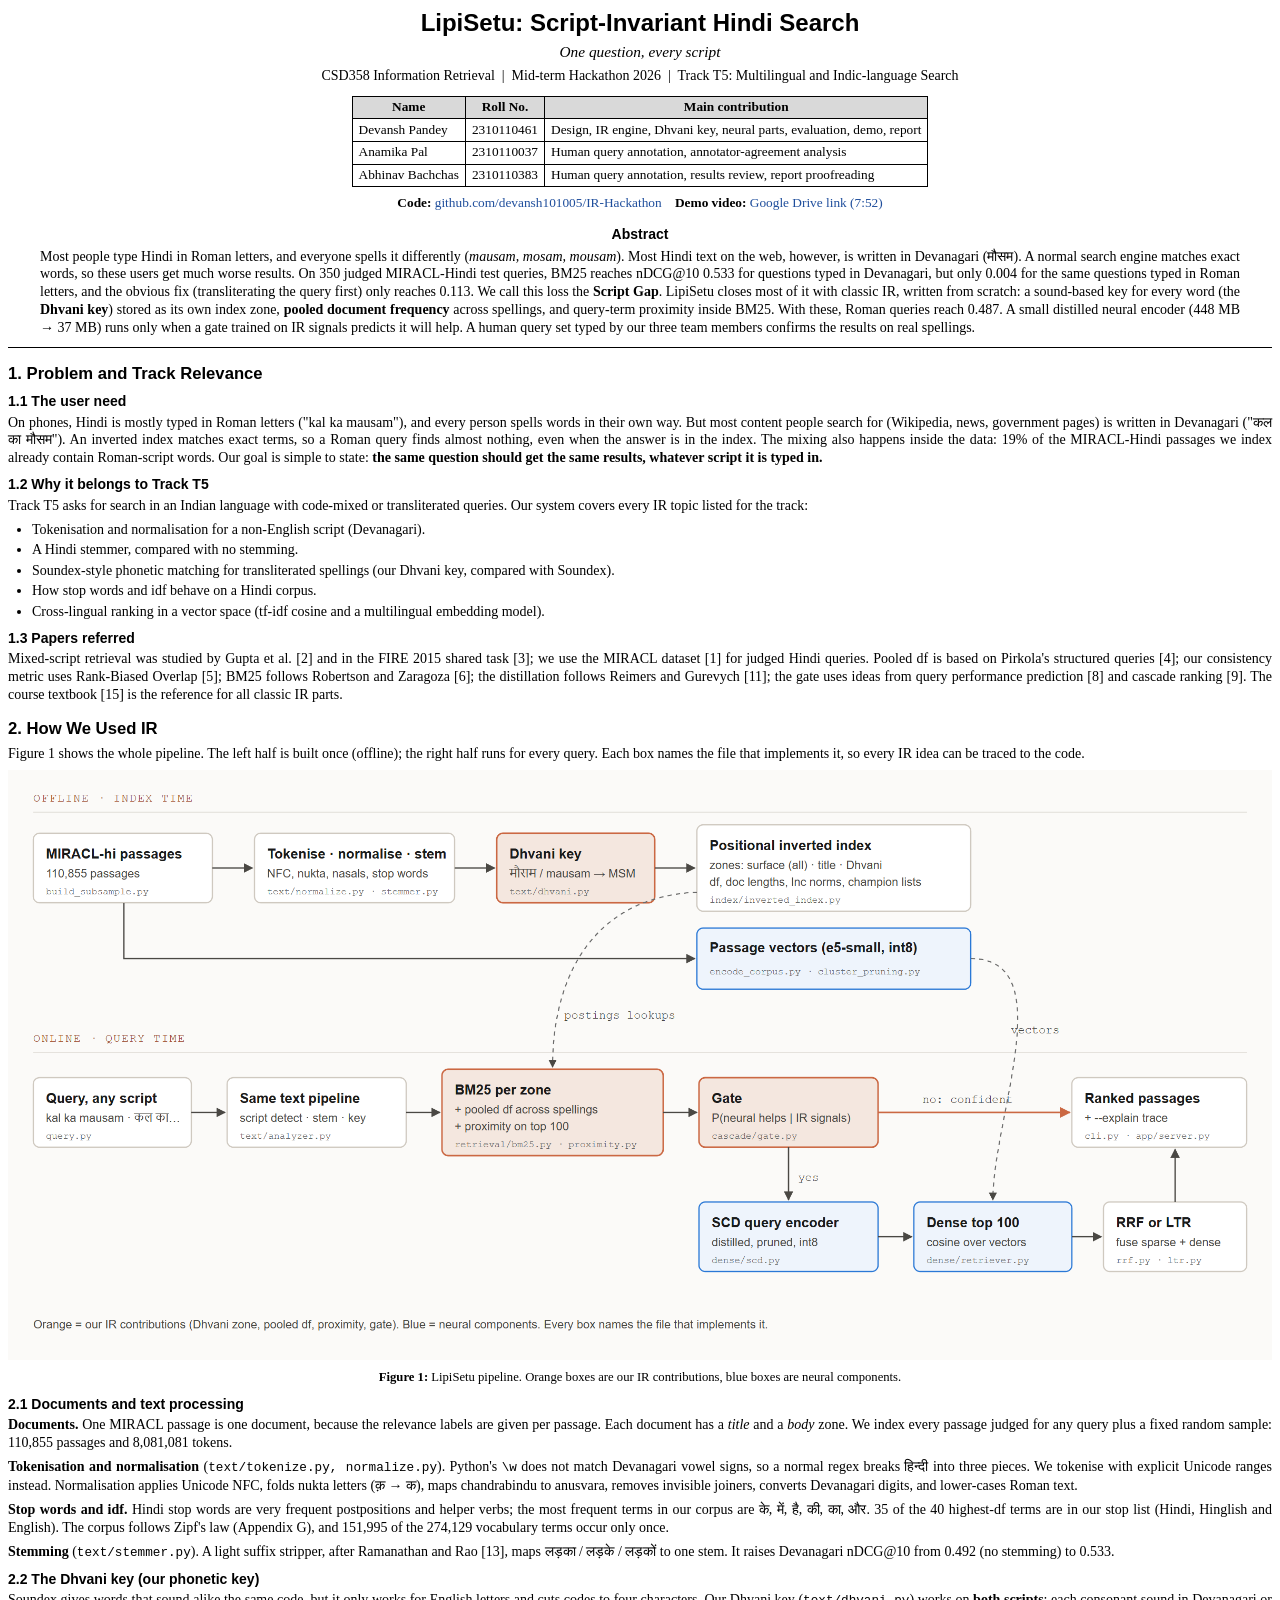
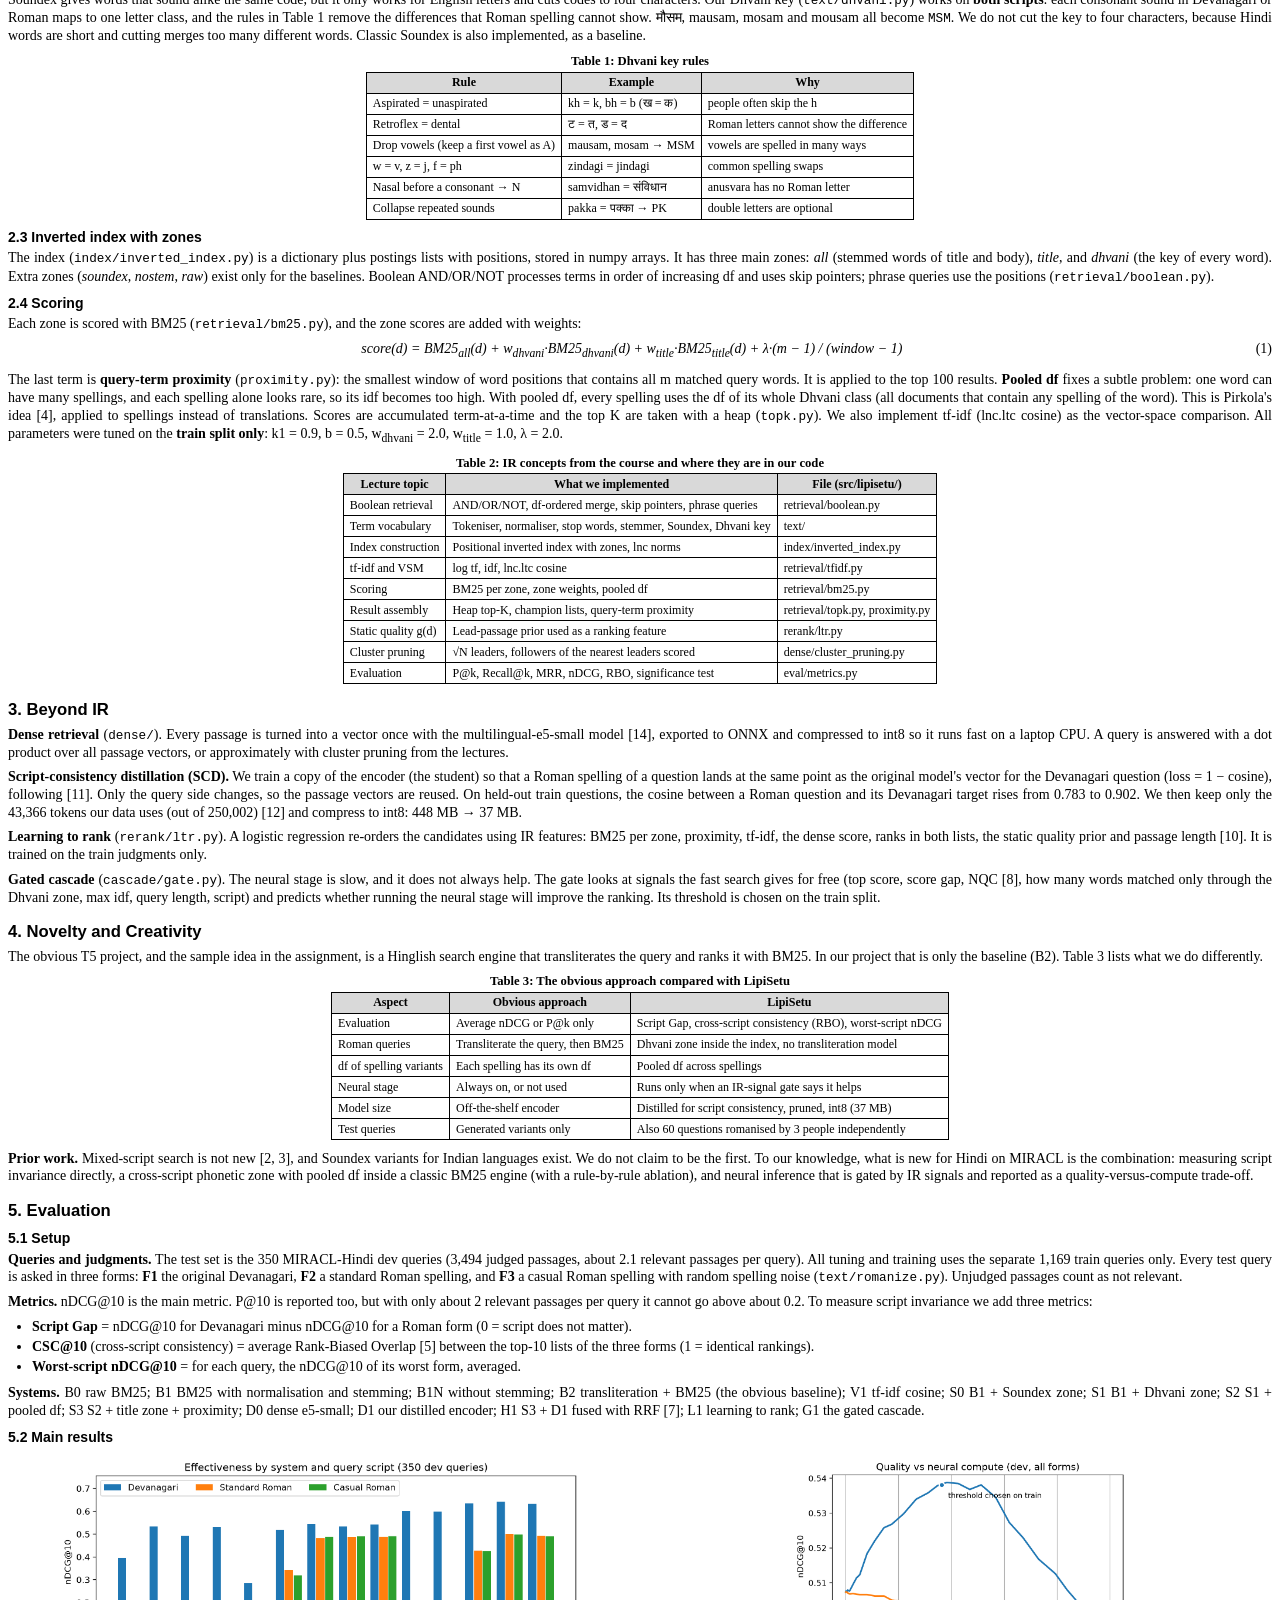
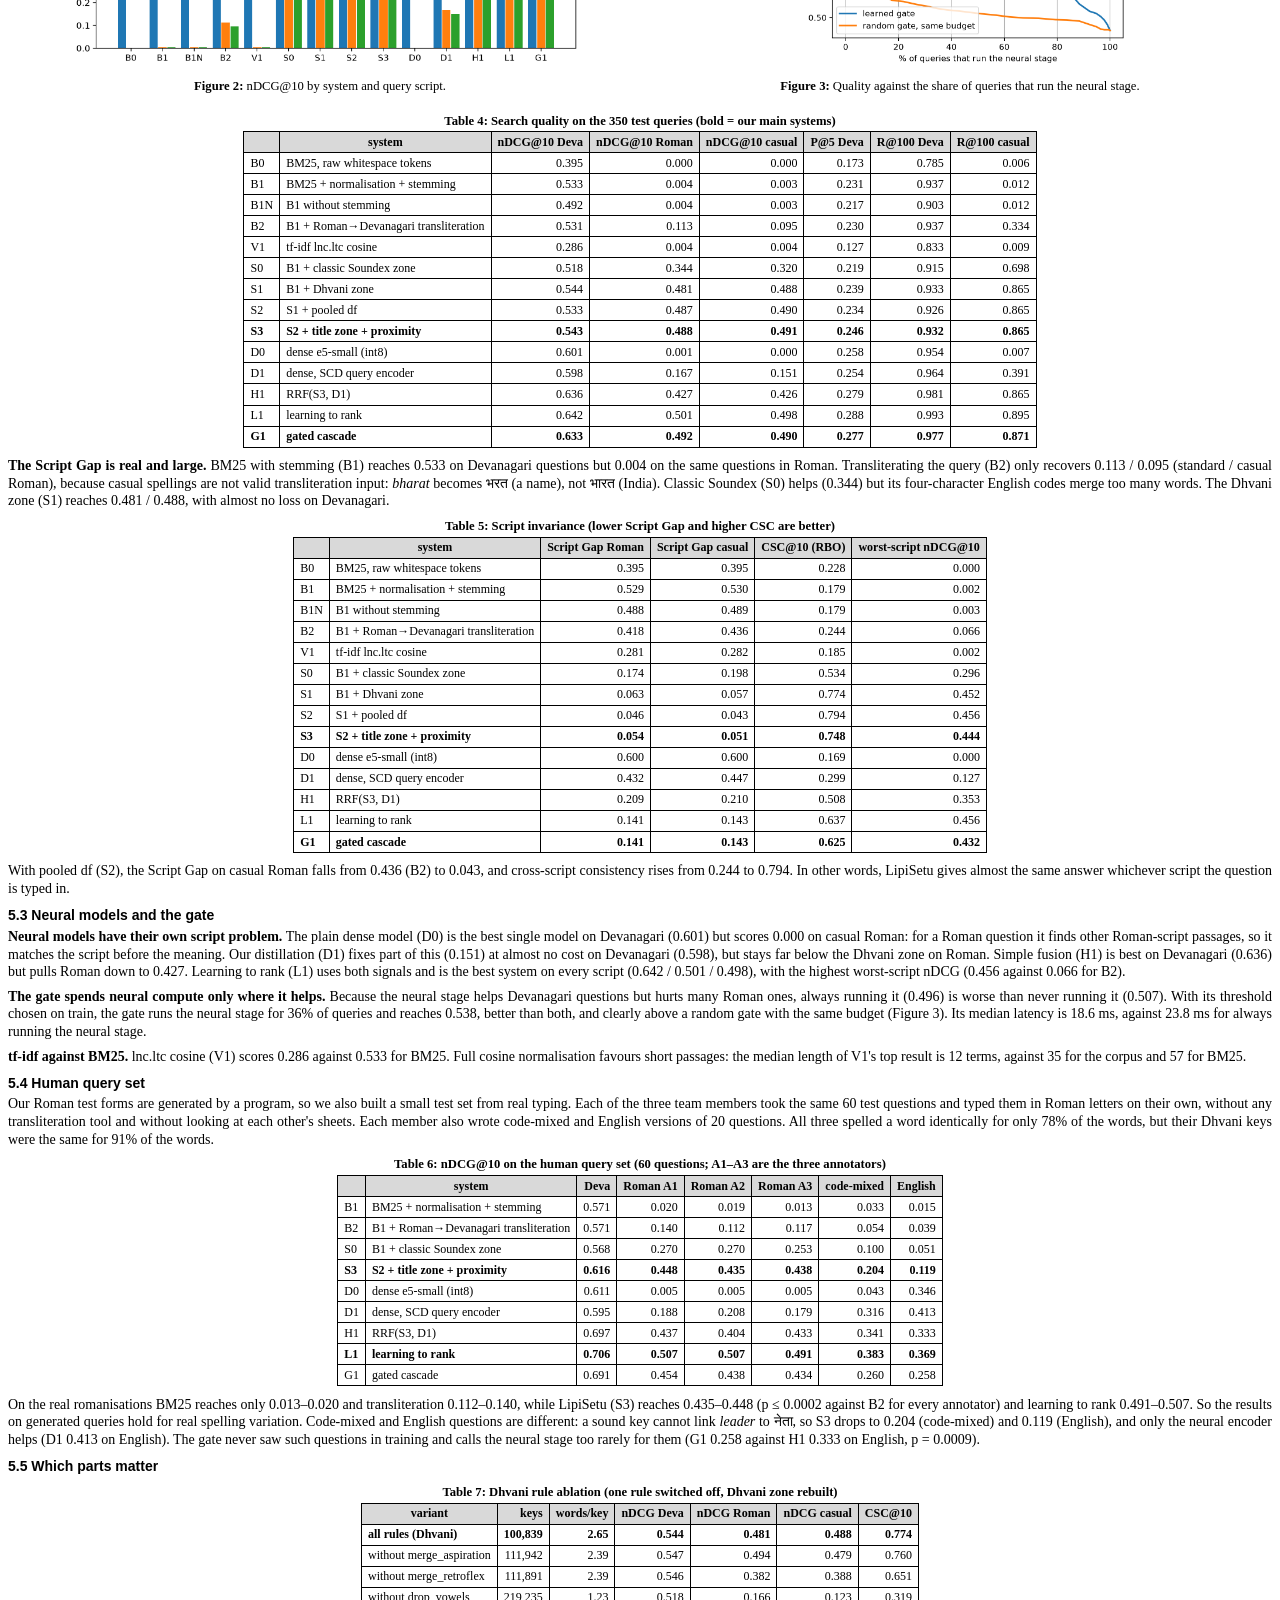
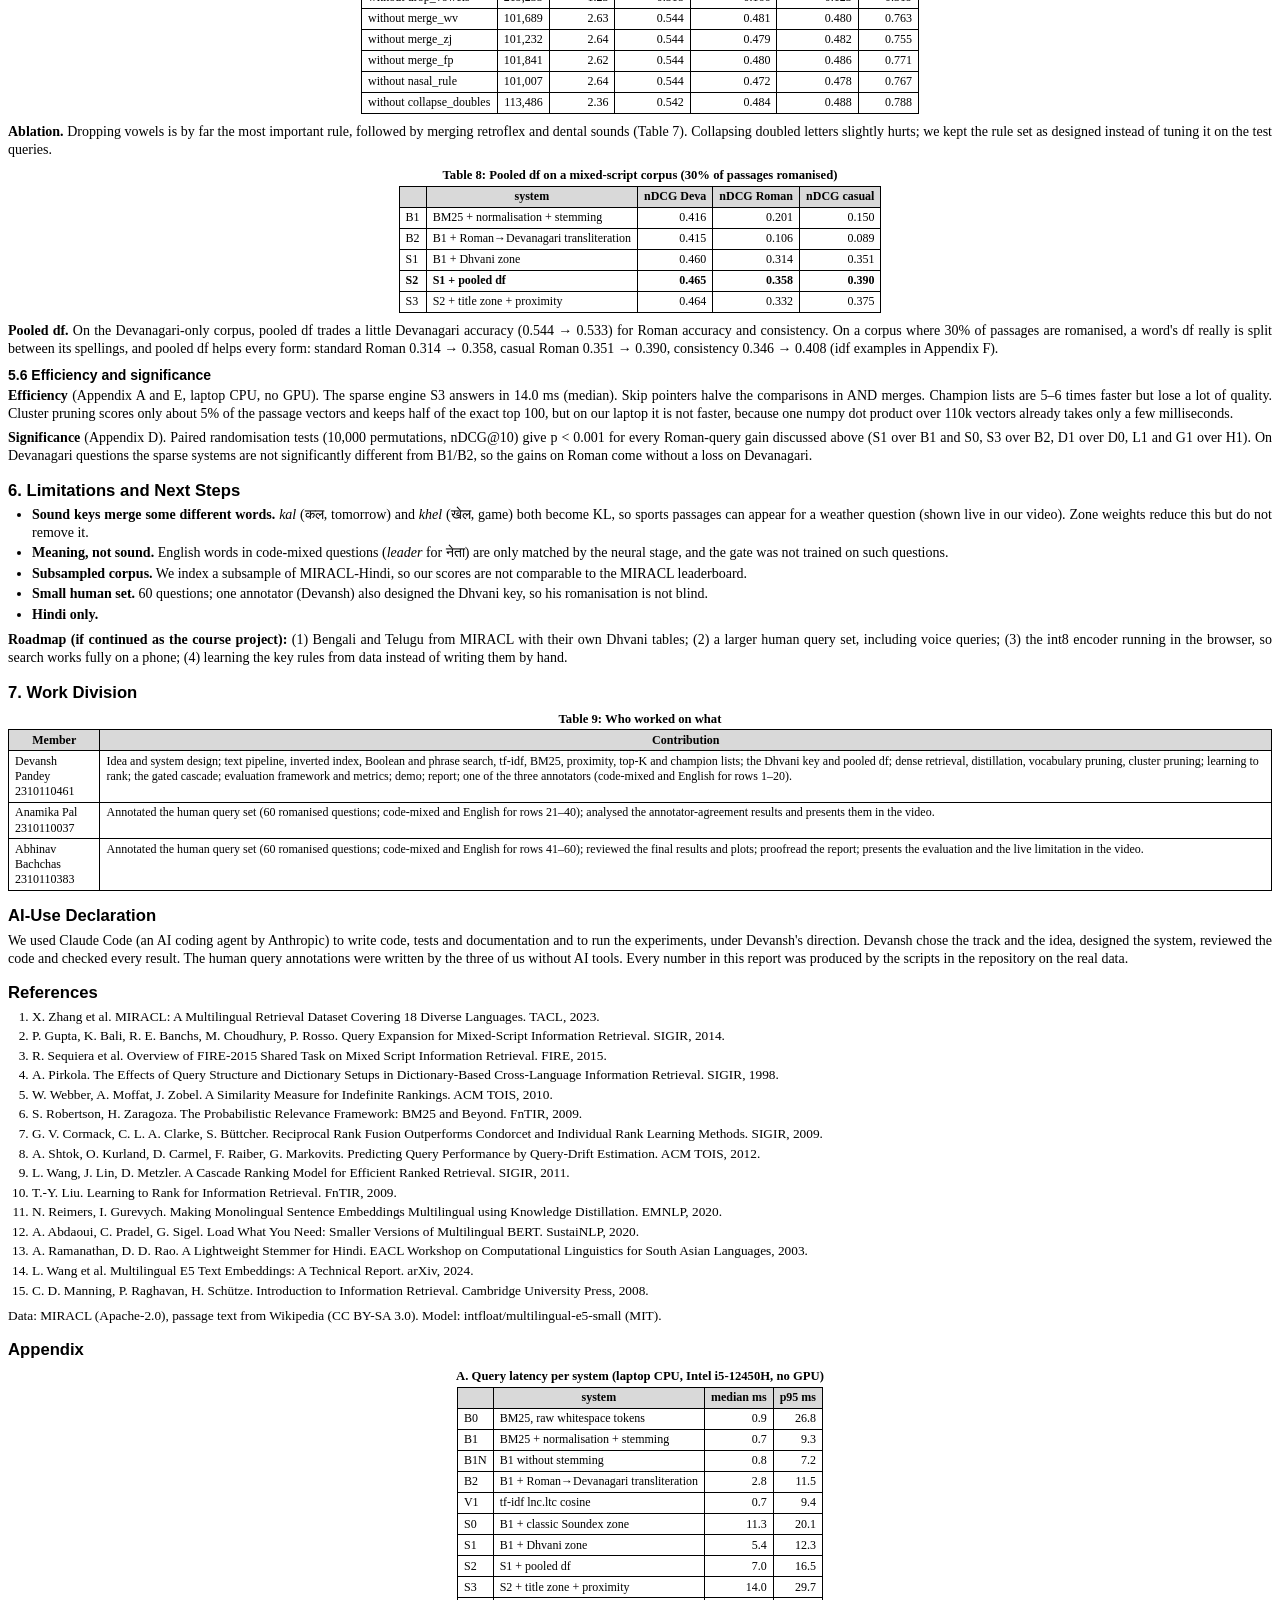
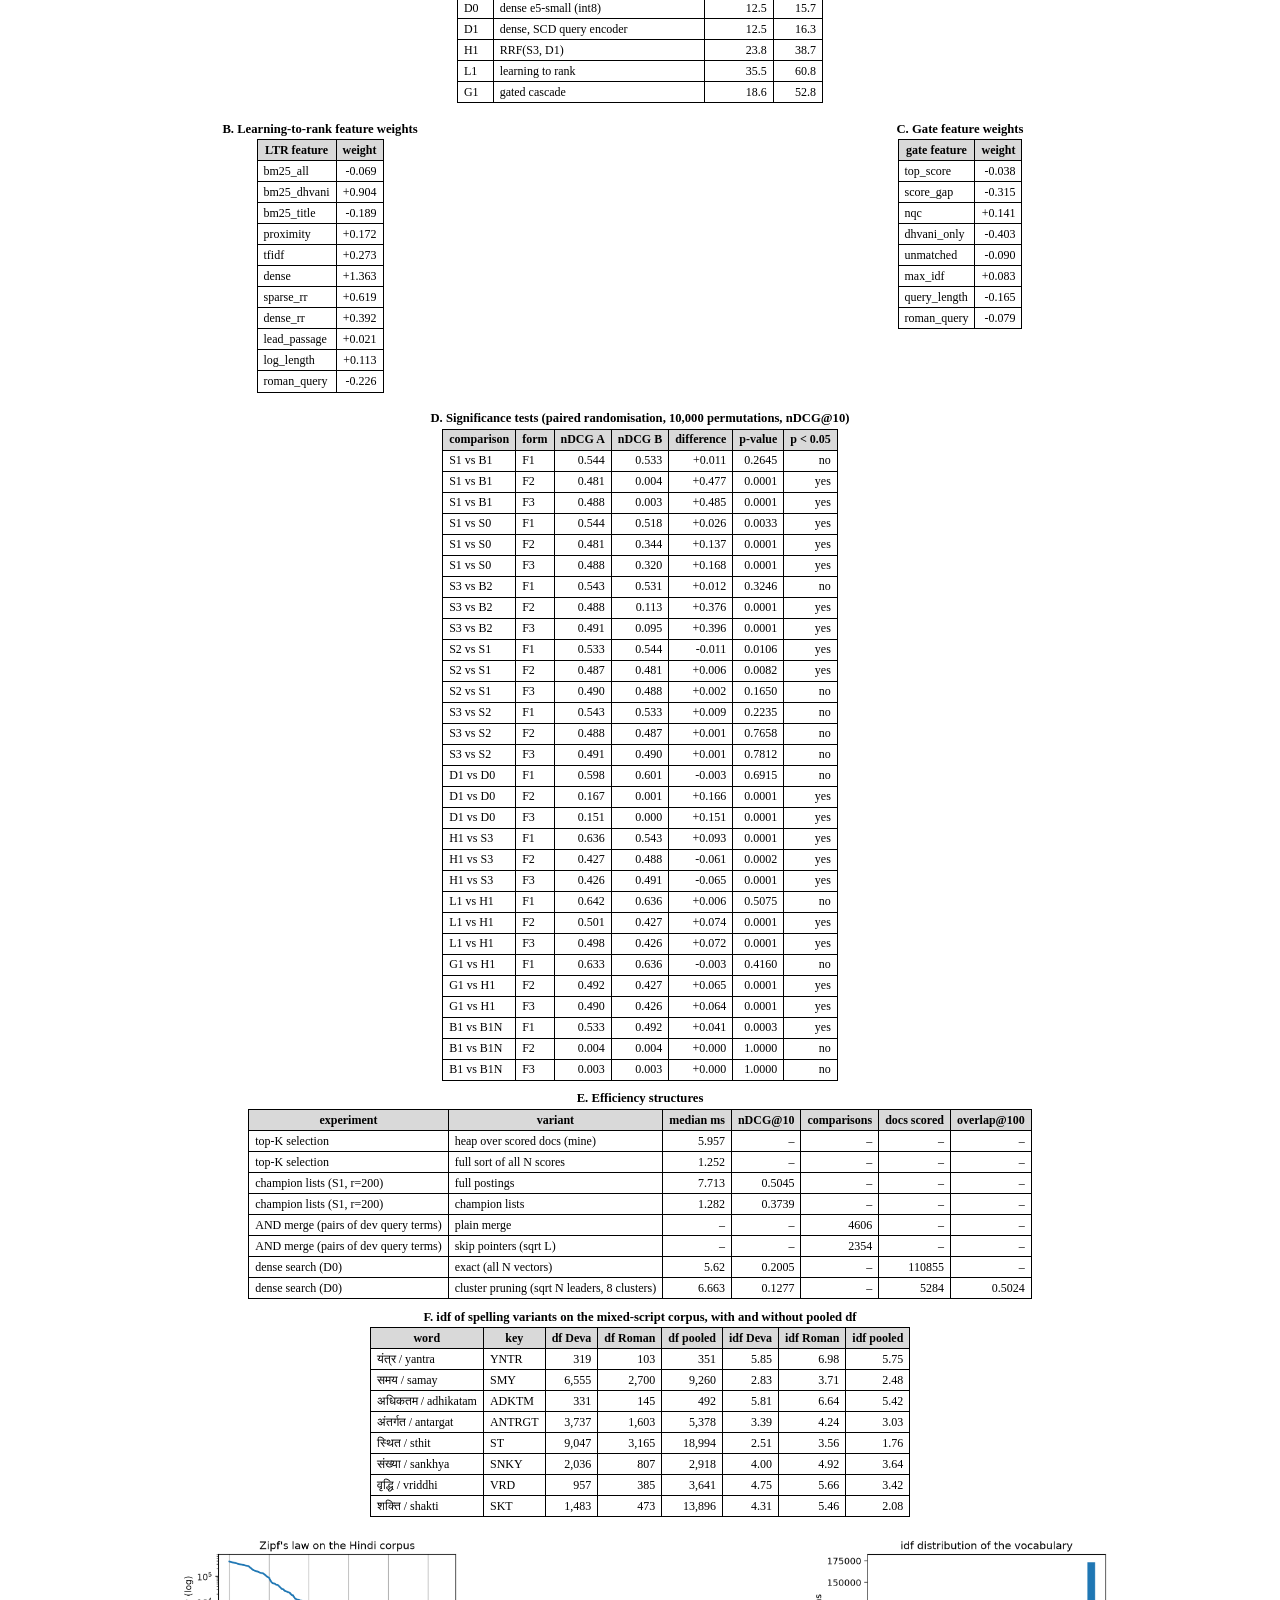
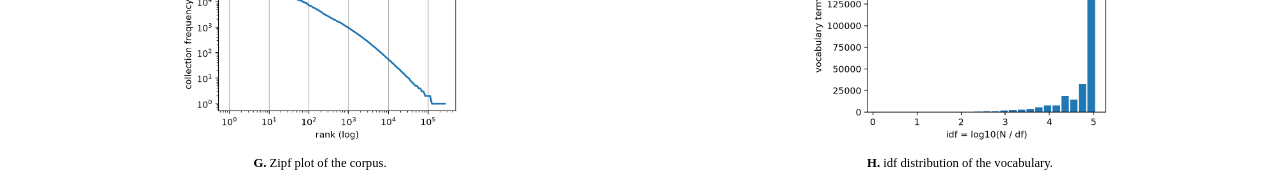
<file: docs/report/report.html>
<!doctype html><html lang="en"><head><meta charset="utf-8"><title>LipiSetu report</title><style>
@page { size: A4; margin: 17mm 16mm 17mm 16mm; }
body { font-family: 'Times New Roman', Times, 'Nirmala UI', Mangal, serif; font-size: 10.5pt; line-height: 1.27; color: #000; }
h1 { font-family: Arial, Helvetica, sans-serif; font-size: 18pt; text-align: center; margin: 0 0 3pt; }
.subtitle { text-align: center; font-size: 11.5pt; font-style: italic; margin: 0 0 4pt; }
.course { text-align: center; font-size: 10.5pt; margin: 0 0 8pt; }
.links { text-align: center; font-size: 10pt; margin: 6pt 0 0; }
a { color: #1f4e9c; text-decoration: none; }
h2 { font-family: Arial, Helvetica, sans-serif; font-size: 12.5pt; margin: 11pt 0 4pt; break-after: avoid; page-break-after: avoid; }
h3 { font-family: Arial, Helvetica, sans-serif; font-size: 10.5pt; margin: 7pt 0 2pt; break-after: avoid; page-break-after: avoid; }
p { margin: 0 0 5pt; text-align: justify; }
.abstract-title { font-family: Arial, Helvetica, sans-serif; font-weight: bold; text-align: center; margin: 10pt 0 3pt; }
.abstract { margin: 0 24pt 6pt; font-size: 10.5pt; text-align: justify; }
hr { border: none; border-top: 1px solid #000; margin: 8pt 0; }
code, .mono { font-family: 'Courier New', Courier, monospace; font-size: 9.5pt; }
table { border-collapse: collapse; margin: 0 auto 7pt; font-size: 9pt; page-break-inside: avoid; }
th, td { border: 1px solid #000; padding: 1.8pt 4.5pt; vertical-align: top; }
th { background: #d9d9d9; font-weight: bold; text-align: center; }
th.num, td.num { text-align: right; }
tr.hl td { font-weight: bold; }
table.team { margin: 4pt auto 0; font-size: 10pt; }
.tcap { text-align: center; font-weight: bold; font-size: 9.5pt; margin: 6pt 0 2pt; break-after: avoid; page-break-after: avoid; }
figure { margin: 6pt 0 8pt; page-break-inside: avoid; text-align: center; }
figure img { max-width: 100%; }
.two figure img { max-height: 56mm; width: auto !important; }
figcaption { font-size: 9.5pt; margin-top: 3pt; text-align: center; }
figcaption b { font-weight: bold; }
.two { display: grid; grid-template-columns: 1fr 1fr; gap: 12pt; align-items: start; }
.eq { text-align: center; font-style: italic; margin: 4pt 0 7pt; }
.eq .no { float: right; font-style: normal; }
ul, ol { margin: 2pt 0 6pt 18pt; padding: 0; }
li { margin-bottom: 2pt; text-align: justify; }
.refs li { font-size: 10pt; }
.pb { page-break-before: always; }
.note { font-size: 10pt; }
</style></head><body><h1>LipiSetu: Script-Invariant Hindi Search</h1><p class="subtitle">One question, every script</p><p class="course">CSD358 Information Retrieval &nbsp;|&nbsp; Mid-term Hackathon 2026 &nbsp;|&nbsp; Track T5: Multilingual and Indic-language Search</p><table class="team"><thead><tr><th>Name</th><th>Roll No.</th><th>Main contribution</th></tr></thead><tbody><tr><td>Devansh Pandey</td><td>2310110461</td><td>Design, IR engine, Dhvani key, neural parts, evaluation, demo, report</td></tr><tr><td>Anamika Pal</td><td>2310110037</td><td>Human query annotation, annotator-agreement analysis</td></tr><tr><td>Abhinav Bachchas</td><td>2310110383</td><td>Human query annotation, results review, report proofreading</td></tr></tbody></table><p class="links"><b>Code:</b> <a href="https://github.com/devansh101005/IR-Hackathon">github.com/devansh101005/IR-Hackathon</a> &nbsp;&nbsp; <b>Demo video:</b> <a href="https://drive.google.com/file/d/1TqHq50ZBkyzUqQHaT9QEZ2kipsKy6S4D/view?usp=sharing">Google Drive link (7:52)</a></p><p class="abstract-title">Abstract</p><p class="abstract">Most people type Hindi in Roman letters, and everyone spells it differently (<i>mausam, mosam, mousam</i>). Most Hindi text on the web, however, is written in Devanagari (मौसम). A normal search engine matches exact words, so these users get much worse results. On 350 judged MIRACL-Hindi test queries, BM25 reaches nDCG@10 0.533 for questions typed in Devanagari, but only 0.004 for the same questions typed in Roman letters, and the obvious fix (transliterating the query first) only reaches 0.113. We call this loss the <b>Script Gap</b>. LipiSetu closes most of it with classic IR, written from scratch: a sound-based key for every word (the <b>Dhvani key</b>) stored as its own index zone, <b>pooled document frequency</b> across spellings, and query-term proximity inside BM25. With these, Roman queries reach 0.487. A small distilled neural encoder (448 MB → 37 MB) runs only when a gate trained on IR signals predicts it will help. A human query set typed by our three team members confirms the results on real spellings.</p><hr><h2>1. Problem and Track Relevance</h2><h3>1.1 The user need</h3><p>On phones, Hindi is mostly typed in Roman letters ("kal ka mausam"), and every person spells words in their own way. But most content people search for (Wikipedia, news, government pages) is written in Devanagari ("कल का मौसम"). An inverted index matches exact terms, so a Roman query finds almost nothing, even when the answer is in the index. The mixing also happens inside the data: 19% of the MIRACL-Hindi passages we index already contain Roman-script words. Our goal is simple to state: <b>the same question should get the same results, whatever script it is typed in.</b></p><h3>1.2 Why it belongs to Track T5</h3><p>Track T5 asks for search in an Indian language with code-mixed or transliterated queries. Our system covers every IR topic listed for the track:</p><ul><li>Tokenisation and normalisation for a non-English script (Devanagari).</li><li>A Hindi stemmer, compared with no stemming.</li><li>Soundex-style phonetic matching for transliterated spellings (our Dhvani key, compared with Soundex).</li><li>How stop words and idf behave on a Hindi corpus.</li><li>Cross-lingual ranking in a vector space (tf-idf cosine and a multilingual embedding model).</li></ul><h3>1.3 Papers referred</h3><p>Mixed-script retrieval was studied by Gupta et al. [2] and in the FIRE 2015 shared task [3]; we use the MIRACL dataset [1] for judged Hindi queries. Pooled df is based on Pirkola's structured queries [4]; our consistency metric uses Rank-Biased Overlap [5]; BM25 follows Robertson and Zaragoza [6]; the distillation follows Reimers and Gurevych [11]; the gate uses ideas from query performance prediction [8] and cascade ranking [9]. The course textbook [15] is the reference for all classic IR parts.</p><h2>2. How We Used IR</h2><p>Figure 1 shows the whole pipeline. The left half is built once (offline); the right half runs for every query. Each box names the file that implements it, so every IR idea can be traced to the code.</p><figure><img src="../pipeline.png" style="width:100%"><figcaption><b>Figure 1:</b> LipiSetu pipeline. Orange boxes are our IR contributions, blue boxes are neural components.</figcaption></figure><h3>2.1 Documents and text processing</h3><p><b>Documents.</b> One MIRACL passage is one document, because the relevance labels are given per passage. Each document has a <i>title</i> and a <i>body</i> zone. We index every passage judged for any query plus a fixed random sample: 110,855 passages and 8,081,081 tokens.</p><p><b>Tokenisation and normalisation</b> (<span class="mono">text/tokenize.py, normalize.py</span>). Python's <span class="mono">\w</span> does not match Devanagari vowel signs, so a normal regex breaks हिन्दी into three pieces. We tokenise with explicit Unicode ranges instead. Normalisation applies Unicode NFC, folds nukta letters (क़ → क), maps chandrabindu to anusvara, removes invisible joiners, converts Devanagari digits, and lower-cases Roman text.</p><p><b>Stop words and idf.</b> Hindi stop words are very frequent postpositions and helper verbs; the most frequent terms in our corpus are के, में, है, की, का, और. 35 of the 40 highest-df terms are in our stop list (Hindi, Hinglish and English). The corpus follows Zipf's law (Appendix G), and 151,995 of the 274,129 vocabulary terms occur only once.</p><p><b>Stemming</b> (<span class="mono">text/stemmer.py</span>). A light suffix stripper, after Ramanathan and Rao [13], maps लड़का / लड़के / लड़कों to one stem. It raises Devanagari nDCG@10 from 0.492 (no stemming) to 0.533.</p><h3>2.2 The Dhvani key (our phonetic key)</h3><p>Soundex gives words that sound alike the same code, but it only works for English letters and cuts codes to four characters. Our Dhvani key (<span class="mono">text/dhvani.py</span>) works on <b>both scripts</b>: each consonant sound in Devanagari or Roman maps to one letter class, and the rules in Table 1 remove the differences that Roman spelling cannot show. मौसम, mausam, mosam and mousam all become <span class="mono">MSM</span>. We do not cut the key to four characters, because Hindi words are short and cutting merges too many different words. Classic Soundex is also implemented, as a baseline.</p><p class="tcap">Table 1: Dhvani key rules</p><table><thead><tr><th>Rule</th><th>Example</th><th>Why</th></tr></thead><tbody><tr><td>Aspirated = unaspirated</td><td>kh = k, bh = b (ख = क)</td><td>people often skip the h</td></tr><tr><td>Retroflex = dental</td><td>ट = त, ड = द</td><td>Roman letters cannot show the difference</td></tr><tr><td>Drop vowels (keep a first vowel as A)</td><td>mausam, mosam → MSM</td><td>vowels are spelled in many ways</td></tr><tr><td>w = v, z = j, f = ph</td><td>zindagi = jindagi</td><td>common spelling swaps</td></tr><tr><td>Nasal before a consonant → N</td><td>samvidhan = संविधान</td><td>anusvara has no Roman letter</td></tr><tr><td>Collapse repeated sounds</td><td>pakka = पक्का → PK</td><td>double letters are optional</td></tr></tbody></table><h3>2.3 Inverted index with zones</h3><p>The index (<span class="mono">index/inverted_index.py</span>) is a dictionary plus postings lists with positions, stored in numpy arrays. It has three main zones: <i>all</i> (stemmed words of title and body), <i>title</i>, and <i>dhvani</i> (the key of every word). Extra zones (<i>soundex</i>, <i>nostem</i>, <i>raw</i>) exist only for the baselines. Boolean AND/OR/NOT processes terms in order of increasing df and uses skip pointers; phrase queries use the positions (<span class="mono">retrieval/boolean.py</span>).</p><h3>2.4 Scoring</h3><p>Each zone is scored with BM25 (<span class="mono">retrieval/bm25.py</span>), and the zone scores are added with weights:</p><p class="eq">score(d) = BM25<sub>all</sub>(d) + w<sub>dhvani</sub>·BM25<sub>dhvani</sub>(d) + w<sub>title</sub>·BM25<sub>title</sub>(d) + λ·(m − 1) / (window − 1)<span class="no">(1)</span></p><p>The last term is <b>query-term proximity</b> (<span class="mono">proximity.py</span>): the smallest window of word positions that contains all m matched query words. It is applied to the top 100 results. <b>Pooled df</b> fixes a subtle problem: one word can have many spellings, and each spelling alone looks rare, so its idf becomes too high. With pooled df, every spelling uses the df of its whole Dhvani class (all documents that contain any spelling of the word). This is Pirkola's idea [4], applied to spellings instead of translations. Scores are accumulated term-at-a-time and the top K are taken with a heap (<span class="mono">topk.py</span>). We also implement tf-idf (lnc.ltc cosine) as the vector-space comparison. All parameters were tuned on the <b>train split only</b>: k1 = 0.9, b = 0.5, w<sub>dhvani</sub> = 2.0, w<sub>title</sub> = 1.0, λ = 2.0.</p><p class="tcap">Table 2: IR concepts from the course and where they are in our code</p><table><thead><tr><th>Lecture topic</th><th>What we implemented</th><th>File (src/lipisetu/)</th></tr></thead><tbody><tr><td>Boolean retrieval</td><td>AND/OR/NOT, df-ordered merge, skip pointers, phrase queries</td><td>retrieval/boolean.py</td></tr><tr><td>Term vocabulary</td><td>Tokeniser, normaliser, stop words, stemmer, Soundex, Dhvani key</td><td>text/</td></tr><tr><td>Index construction</td><td>Positional inverted index with zones, lnc norms</td><td>index/inverted_index.py</td></tr><tr><td>tf-idf and VSM</td><td>log tf, idf, lnc.ltc cosine</td><td>retrieval/tfidf.py</td></tr><tr><td>Scoring</td><td>BM25 per zone, zone weights, pooled df</td><td>retrieval/bm25.py</td></tr><tr><td>Result assembly</td><td>Heap top-K, champion lists, query-term proximity</td><td>retrieval/topk.py, proximity.py</td></tr><tr><td>Static quality g(d)</td><td>Lead-passage prior used as a ranking feature</td><td>rerank/ltr.py</td></tr><tr><td>Cluster pruning</td><td>√N leaders, followers of the nearest leaders scored</td><td>dense/cluster_pruning.py</td></tr><tr><td>Evaluation</td><td>P@k, Recall@k, MRR, nDCG, RBO, significance test</td><td>eval/metrics.py</td></tr></tbody></table><h2>3. Beyond IR</h2><p><b>Dense retrieval</b> (<span class="mono">dense/</span>). Every passage is turned into a vector once with the multilingual-e5-small model [14], exported to ONNX and compressed to int8 so it runs fast on a laptop CPU. A query is answered with a dot product over all passage vectors, or approximately with cluster pruning from the lectures.</p><p><b>Script-consistency distillation (SCD).</b> We train a copy of the encoder (the student) so that a Roman spelling of a question lands at the same point as the original model's vector for the Devanagari question (loss = 1 − cosine), following [11]. Only the query side changes, so the passage vectors are reused. On held-out train questions, the cosine between a Roman question and its Devanagari target rises from 0.783 to 0.902. We then keep only the 43,366 tokens our data uses (out of 250,002) [12] and compress to int8: 448 MB → 37 MB.</p><p><b>Learning to rank</b> (<span class="mono">rerank/ltr.py</span>). A logistic regression re-orders the candidates using IR features: BM25 per zone, proximity, tf-idf, the dense score, ranks in both lists, the static quality prior and passage length [10]. It is trained on the train judgments only.</p><p><b>Gated cascade</b> (<span class="mono">cascade/gate.py</span>). The neural stage is slow, and it does not always help. The gate looks at signals the fast search gives for free (top score, score gap, NQC [8], how many words matched only through the Dhvani zone, max idf, query length, script) and predicts whether running the neural stage will improve the ranking. Its threshold is chosen on the train split.</p><h2>4. Novelty and Creativity</h2><p>The obvious T5 project, and the sample idea in the assignment, is a Hinglish search engine that transliterates the query and ranks it with BM25. In our project that is only the baseline (B2). Table 3 lists what we do differently.</p><p class="tcap">Table 3: The obvious approach compared with LipiSetu</p><table><thead><tr><th>Aspect</th><th>Obvious approach</th><th>LipiSetu</th></tr></thead><tbody><tr><td>Evaluation</td><td>Average nDCG or P@k only</td><td>Script Gap, cross-script consistency (RBO), worst-script nDCG</td></tr><tr><td>Roman queries</td><td>Transliterate the query, then BM25</td><td>Dhvani zone inside the index, no transliteration model</td></tr><tr><td>df of spelling variants</td><td>Each spelling has its own df</td><td>Pooled df across spellings</td></tr><tr><td>Neural stage</td><td>Always on, or not used</td><td>Runs only when an IR-signal gate says it helps</td></tr><tr><td>Model size</td><td>Off-the-shelf encoder</td><td>Distilled for script consistency, pruned, int8 (37 MB)</td></tr><tr><td>Test queries</td><td>Generated variants only</td><td>Also 60 questions romanised by 3 people independently</td></tr></tbody></table><p><b>Prior work.</b> Mixed-script search is not new [2, 3], and Soundex variants for Indian languages exist. We do not claim to be the first. To our knowledge, what is new for Hindi on MIRACL is the combination: measuring script invariance directly, a cross-script phonetic zone with pooled df inside a classic BM25 engine (with a rule-by-rule ablation), and neural inference that is gated by IR signals and reported as a quality-versus-compute trade-off.</p><h2>5. Evaluation</h2><h3>5.1 Setup</h3><p><b>Queries and judgments.</b> The test set is the 350 MIRACL-Hindi dev queries (3,494 judged passages, about 2.1 relevant passages per query). All tuning and training uses the separate 1,169 train queries only. Every test query is asked in three forms: <b>F1</b> the original Devanagari, <b>F2</b> a standard Roman spelling, and <b>F3</b> a casual Roman spelling with random spelling noise (<span class="mono">text/romanize.py</span>). Unjudged passages count as not relevant.</p><p><b>Metrics.</b> nDCG@10 is the main metric. P@10 is reported too, but with only about 2 relevant passages per query it cannot go above about 0.2. To measure script invariance we add three metrics:</p><ul><li><b>Script Gap</b> = nDCG@10 for Devanagari minus nDCG@10 for a Roman form (0 = script does not matter).</li><li><b>CSC@10</b> (cross-script consistency) = average Rank-Biased Overlap [5] between the top-10 lists of the three forms (1 = identical rankings).</li><li><b>Worst-script nDCG@10</b> = for each query, the nDCG@10 of its worst form, averaged.</li></ul><p><b>Systems.</b> B0 raw BM25; B1 BM25 with normalisation and stemming; B1N without stemming; B2 transliteration + BM25 (the obvious baseline); V1 tf-idf cosine; S0 B1 + Soundex zone; S1 B1 + Dhvani zone; S2 S1 + pooled df; S3 S2 + title zone + proximity; D0 dense e5-small; D1 our distilled encoder; H1 S3 + D1 fused with RRF [7]; L1 learning to rank; G1 the gated cascade.</p><h3>5.2 Main results</h3><div class="two"><figure><img src="../../results/fig_ndcg_by_system.png" style="width:100%"><figcaption><b>Figure 2:</b> nDCG@10 by system and query script.</figcaption></figure><figure><img src="../../results/fig_budget_curve.png" style="width:100%"><figcaption><b>Figure 3:</b> Quality against the share of queries that run the neural stage.</figcaption></figure></div><p class="tcap">Table 4: Search quality on the 350 test queries (bold = our main systems)</p><table><thead><tr><th class=""></th><th class="">system</th><th class="num">nDCG@10 Deva</th><th class="num">nDCG@10 Roman</th><th class="num">nDCG@10 casual</th><th class="num">P@5 Deva</th><th class="num">R@100 Deva</th><th class="num">R@100 casual</th></tr></thead><tbody><tr><td class="">B0</td><td class="">BM25, raw whitespace tokens</td><td class="num">0.395</td><td class="num">0.000</td><td class="num">0.000</td><td class="num">0.173</td><td class="num">0.785</td><td class="num">0.006</td></tr><tr><td class="">B1</td><td class="">BM25 + normalisation + stemming</td><td class="num">0.533</td><td class="num">0.004</td><td class="num">0.003</td><td class="num">0.231</td><td class="num">0.937</td><td class="num">0.012</td></tr><tr><td class="">B1N</td><td class="">B1 without stemming</td><td class="num">0.492</td><td class="num">0.004</td><td class="num">0.003</td><td class="num">0.217</td><td class="num">0.903</td><td class="num">0.012</td></tr><tr><td class="">B2</td><td class="">B1 + Roman→Devanagari transliteration</td><td class="num">0.531</td><td class="num">0.113</td><td class="num">0.095</td><td class="num">0.230</td><td class="num">0.937</td><td class="num">0.334</td></tr><tr><td class="">V1</td><td class="">tf-idf lnc.ltc cosine</td><td class="num">0.286</td><td class="num">0.004</td><td class="num">0.004</td><td class="num">0.127</td><td class="num">0.833</td><td class="num">0.009</td></tr><tr><td class="">S0</td><td class="">B1 + classic Soundex zone</td><td class="num">0.518</td><td class="num">0.344</td><td class="num">0.320</td><td class="num">0.219</td><td class="num">0.915</td><td class="num">0.698</td></tr><tr><td class="">S1</td><td class="">B1 + Dhvani zone</td><td class="num">0.544</td><td class="num">0.481</td><td class="num">0.488</td><td class="num">0.239</td><td class="num">0.933</td><td class="num">0.865</td></tr><tr><td class="">S2</td><td class="">S1 + pooled df</td><td class="num">0.533</td><td class="num">0.487</td><td class="num">0.490</td><td class="num">0.234</td><td class="num">0.926</td><td class="num">0.865</td></tr><tr class="hl"><td class="">S3</td><td class="">S2 + title zone + proximity</td><td class="num">0.543</td><td class="num">0.488</td><td class="num">0.491</td><td class="num">0.246</td><td class="num">0.932</td><td class="num">0.865</td></tr><tr><td class="">D0</td><td class="">dense e5-small (int8)</td><td class="num">0.601</td><td class="num">0.001</td><td class="num">0.000</td><td class="num">0.258</td><td class="num">0.954</td><td class="num">0.007</td></tr><tr><td class="">D1</td><td class="">dense, SCD query encoder</td><td class="num">0.598</td><td class="num">0.167</td><td class="num">0.151</td><td class="num">0.254</td><td class="num">0.964</td><td class="num">0.391</td></tr><tr><td class="">H1</td><td class="">RRF(S3, D1)</td><td class="num">0.636</td><td class="num">0.427</td><td class="num">0.426</td><td class="num">0.279</td><td class="num">0.981</td><td class="num">0.865</td></tr><tr><td class="">L1</td><td class="">learning to rank</td><td class="num">0.642</td><td class="num">0.501</td><td class="num">0.498</td><td class="num">0.288</td><td class="num">0.993</td><td class="num">0.895</td></tr><tr class="hl"><td class="">G1</td><td class="">gated cascade</td><td class="num">0.633</td><td class="num">0.492</td><td class="num">0.490</td><td class="num">0.277</td><td class="num">0.977</td><td class="num">0.871</td></tr></tbody></table><p><b>The Script Gap is real and large.</b> BM25 with stemming (B1) reaches 0.533 on Devanagari questions but 0.004 on the same questions in Roman. Transliterating the query (B2) only recovers 0.113 / 0.095 (standard / casual Roman), because casual spellings are not valid transliteration input: <i>bharat</i> becomes भरत (a name), not भारत (India). Classic Soundex (S0) helps (0.344) but its four-character English codes merge too many words. The Dhvani zone (S1) reaches 0.481 / 0.488, with almost no loss on Devanagari.</p><p class="tcap">Table 5: Script invariance (lower Script Gap and higher CSC are better)</p><table><thead><tr><th class=""></th><th class="">system</th><th class="num">Script Gap Roman</th><th class="num">Script Gap casual</th><th class="num">CSC@10 (RBO)</th><th class="num">worst-script nDCG@10</th></tr></thead><tbody><tr><td class="">B0</td><td class="">BM25, raw whitespace tokens</td><td class="num">0.395</td><td class="num">0.395</td><td class="num">0.228</td><td class="num">0.000</td></tr><tr><td class="">B1</td><td class="">BM25 + normalisation + stemming</td><td class="num">0.529</td><td class="num">0.530</td><td class="num">0.179</td><td class="num">0.002</td></tr><tr><td class="">B1N</td><td class="">B1 without stemming</td><td class="num">0.488</td><td class="num">0.489</td><td class="num">0.179</td><td class="num">0.003</td></tr><tr><td class="">B2</td><td class="">B1 + Roman→Devanagari transliteration</td><td class="num">0.418</td><td class="num">0.436</td><td class="num">0.244</td><td class="num">0.066</td></tr><tr><td class="">V1</td><td class="">tf-idf lnc.ltc cosine</td><td class="num">0.281</td><td class="num">0.282</td><td class="num">0.185</td><td class="num">0.002</td></tr><tr><td class="">S0</td><td class="">B1 + classic Soundex zone</td><td class="num">0.174</td><td class="num">0.198</td><td class="num">0.534</td><td class="num">0.296</td></tr><tr><td class="">S1</td><td class="">B1 + Dhvani zone</td><td class="num">0.063</td><td class="num">0.057</td><td class="num">0.774</td><td class="num">0.452</td></tr><tr><td class="">S2</td><td class="">S1 + pooled df</td><td class="num">0.046</td><td class="num">0.043</td><td class="num">0.794</td><td class="num">0.456</td></tr><tr class="hl"><td class="">S3</td><td class="">S2 + title zone + proximity</td><td class="num">0.054</td><td class="num">0.051</td><td class="num">0.748</td><td class="num">0.444</td></tr><tr><td class="">D0</td><td class="">dense e5-small (int8)</td><td class="num">0.600</td><td class="num">0.600</td><td class="num">0.169</td><td class="num">0.000</td></tr><tr><td class="">D1</td><td class="">dense, SCD query encoder</td><td class="num">0.432</td><td class="num">0.447</td><td class="num">0.299</td><td class="num">0.127</td></tr><tr><td class="">H1</td><td class="">RRF(S3, D1)</td><td class="num">0.209</td><td class="num">0.210</td><td class="num">0.508</td><td class="num">0.353</td></tr><tr><td class="">L1</td><td class="">learning to rank</td><td class="num">0.141</td><td class="num">0.143</td><td class="num">0.637</td><td class="num">0.456</td></tr><tr class="hl"><td class="">G1</td><td class="">gated cascade</td><td class="num">0.141</td><td class="num">0.143</td><td class="num">0.625</td><td class="num">0.432</td></tr></tbody></table><p>With pooled df (S2), the Script Gap on casual Roman falls from 0.436 (B2) to 0.043, and cross-script consistency rises from 0.244 to 0.794. In other words, LipiSetu gives almost the same answer whichever script the question is typed in.</p><h3>5.3 Neural models and the gate</h3><p><b>Neural models have their own script problem.</b> The plain dense model (D0) is the best single model on Devanagari (0.601) but scores 0.000 on casual Roman: for a Roman question it finds other Roman-script passages, so it matches the script before the meaning. Our distillation (D1) fixes part of this (0.151) at almost no cost on Devanagari (0.598), but stays far below the Dhvani zone on Roman. Simple fusion (H1) is best on Devanagari (0.636) but pulls Roman down to 0.427. Learning to rank (L1) uses both signals and is the best system on every script (0.642 / 0.501 / 0.498), with the highest worst-script nDCG (0.456 against 0.066 for B2).</p><p><b>The gate spends neural compute only where it helps.</b> Because the neural stage helps Devanagari questions but hurts many Roman ones, always running it (0.496) is worse than never running it (0.507). With its threshold chosen on train, the gate runs the neural stage for 36% of queries and reaches 0.538, better than both, and clearly above a random gate with the same budget (Figure 3). Its median latency is 18.6 ms, against 23.8 ms for always running the neural stage.</p><p><b>tf-idf against BM25.</b> lnc.ltc cosine (V1) scores 0.286 against 0.533 for BM25. Full cosine normalisation favours short passages: the median length of V1's top result is 12 terms, against 35 for the corpus and 57 for BM25.</p><h3>5.4 Human query set</h3><p>Our Roman test forms are generated by a program, so we also built a small test set from real typing. Each of the three team members took the same 60 test questions and typed them in Roman letters on their own, without any transliteration tool and without looking at each other's sheets. Each member also wrote code-mixed and English versions of 20 questions. All three spelled a word identically for only 78% of the words, but their Dhvani keys were the same for 91% of the words.</p><p class="tcap">Table 6: nDCG@10 on the human query set (60 questions; A1–A3 are the three annotators)</p><table><thead><tr><th class=""></th><th class="">system</th><th class="num">Deva</th><th class="num">Roman A1</th><th class="num">Roman A2</th><th class="num">Roman A3</th><th class="num">code-mixed</th><th class="num">English</th></tr></thead><tbody><tr><td class="">B1</td><td class="">BM25 + normalisation + stemming</td><td class="num">0.571</td><td class="num">0.020</td><td class="num">0.019</td><td class="num">0.013</td><td class="num">0.033</td><td class="num">0.015</td></tr><tr><td class="">B2</td><td class="">B1 + Roman→Devanagari transliteration</td><td class="num">0.571</td><td class="num">0.140</td><td class="num">0.112</td><td class="num">0.117</td><td class="num">0.054</td><td class="num">0.039</td></tr><tr><td class="">S0</td><td class="">B1 + classic Soundex zone</td><td class="num">0.568</td><td class="num">0.270</td><td class="num">0.270</td><td class="num">0.253</td><td class="num">0.100</td><td class="num">0.051</td></tr><tr class="hl"><td class="">S3</td><td class="">S2 + title zone + proximity</td><td class="num">0.616</td><td class="num">0.448</td><td class="num">0.435</td><td class="num">0.438</td><td class="num">0.204</td><td class="num">0.119</td></tr><tr><td class="">D0</td><td class="">dense e5-small (int8)</td><td class="num">0.611</td><td class="num">0.005</td><td class="num">0.005</td><td class="num">0.005</td><td class="num">0.043</td><td class="num">0.346</td></tr><tr><td class="">D1</td><td class="">dense, SCD query encoder</td><td class="num">0.595</td><td class="num">0.188</td><td class="num">0.208</td><td class="num">0.179</td><td class="num">0.316</td><td class="num">0.413</td></tr><tr><td class="">H1</td><td class="">RRF(S3, D1)</td><td class="num">0.697</td><td class="num">0.437</td><td class="num">0.404</td><td class="num">0.433</td><td class="num">0.341</td><td class="num">0.333</td></tr><tr class="hl"><td class="">L1</td><td class="">learning to rank</td><td class="num">0.706</td><td class="num">0.507</td><td class="num">0.507</td><td class="num">0.491</td><td class="num">0.383</td><td class="num">0.369</td></tr><tr><td class="">G1</td><td class="">gated cascade</td><td class="num">0.691</td><td class="num">0.454</td><td class="num">0.438</td><td class="num">0.434</td><td class="num">0.260</td><td class="num">0.258</td></tr></tbody></table><p>On the real romanisations BM25 reaches only 0.013–0.020 and transliteration 0.112–0.140, while LipiSetu (S3) reaches 0.435–0.448 (p ≤ 0.0002 against B2 for every annotator) and learning to rank 0.491–0.507. So the results on generated queries hold for real spelling variation. Code-mixed and English questions are different: a sound key cannot link <i>leader</i> to नेता, so S3 drops to 0.204 (code-mixed) and 0.119 (English), and only the neural encoder helps (D1 0.413 on English). The gate never saw such questions in training and calls the neural stage too rarely for them (G1 0.258 against H1 0.333 on English, p = 0.0009).</p><h3>5.5 Which parts matter</h3><p class="tcap">Table 7: Dhvani rule ablation (one rule switched off, Dhvani zone rebuilt)</p><table><thead><tr><th class="">variant</th><th class="num">keys</th><th class="num">words/key</th><th class="num">nDCG Deva</th><th class="num">nDCG Roman</th><th class="num">nDCG casual</th><th class="num">CSC@10</th></tr></thead><tbody><tr class="hl"><td class="">all rules (Dhvani)</td><td class="num">100,839</td><td class="num">2.65</td><td class="num">0.544</td><td class="num">0.481</td><td class="num">0.488</td><td class="num">0.774</td></tr><tr><td class="">without merge_aspiration</td><td class="num">111,942</td><td class="num">2.39</td><td class="num">0.547</td><td class="num">0.494</td><td class="num">0.479</td><td class="num">0.760</td></tr><tr><td class="">without merge_retroflex</td><td class="num">111,891</td><td class="num">2.39</td><td class="num">0.546</td><td class="num">0.382</td><td class="num">0.388</td><td class="num">0.651</td></tr><tr><td class="">without drop_vowels</td><td class="num">219,235</td><td class="num">1.23</td><td class="num">0.518</td><td class="num">0.166</td><td class="num">0.123</td><td class="num">0.319</td></tr><tr><td class="">without merge_wv</td><td class="num">101,689</td><td class="num">2.63</td><td class="num">0.544</td><td class="num">0.481</td><td class="num">0.480</td><td class="num">0.763</td></tr><tr><td class="">without merge_zj</td><td class="num">101,232</td><td class="num">2.64</td><td class="num">0.544</td><td class="num">0.479</td><td class="num">0.482</td><td class="num">0.755</td></tr><tr><td class="">without merge_fp</td><td class="num">101,841</td><td class="num">2.62</td><td class="num">0.544</td><td class="num">0.480</td><td class="num">0.486</td><td class="num">0.771</td></tr><tr><td class="">without nasal_rule</td><td class="num">101,007</td><td class="num">2.64</td><td class="num">0.544</td><td class="num">0.472</td><td class="num">0.478</td><td class="num">0.767</td></tr><tr><td class="">without collapse_doubles</td><td class="num">113,486</td><td class="num">2.36</td><td class="num">0.542</td><td class="num">0.484</td><td class="num">0.488</td><td class="num">0.788</td></tr></tbody></table><p><b>Ablation.</b> Dropping vowels is by far the most important rule, followed by merging retroflex and dental sounds (Table 7). Collapsing doubled letters slightly hurts; we kept the rule set as designed instead of tuning it on the test queries.</p><p class="tcap">Table 8: Pooled df on a mixed-script corpus (30% of passages romanised)</p><table><thead><tr><th class=""></th><th class="">system</th><th class="num">nDCG Deva</th><th class="num">nDCG Roman</th><th class="num">nDCG casual</th></tr></thead><tbody><tr><td class="">B1</td><td class="">BM25 + normalisation + stemming</td><td class="num">0.416</td><td class="num">0.201</td><td class="num">0.150</td></tr><tr><td class="">B2</td><td class="">B1 + Roman→Devanagari transliteration</td><td class="num">0.415</td><td class="num">0.106</td><td class="num">0.089</td></tr><tr><td class="">S1</td><td class="">B1 + Dhvani zone</td><td class="num">0.460</td><td class="num">0.314</td><td class="num">0.351</td></tr><tr class="hl"><td class="">S2</td><td class="">S1 + pooled df</td><td class="num">0.465</td><td class="num">0.358</td><td class="num">0.390</td></tr><tr><td class="">S3</td><td class="">S2 + title zone + proximity</td><td class="num">0.464</td><td class="num">0.332</td><td class="num">0.375</td></tr></tbody></table><p><b>Pooled df.</b> On the Devanagari-only corpus, pooled df trades a little Devanagari accuracy (0.544 → 0.533) for Roman accuracy and consistency. On a corpus where 30% of passages are romanised, a word's df really is split between its spellings, and pooled df helps every form: standard Roman 0.314 → 0.358, casual Roman 0.351 → 0.390, consistency 0.346 → 0.408 (idf examples in Appendix F).</p><h3>5.6 Efficiency and significance</h3><p><b>Efficiency</b> (Appendix A and E, laptop CPU, no GPU). The sparse engine S3 answers in 14.0 ms (median). Skip pointers halve the comparisons in AND merges. Champion lists are 5–6 times faster but lose a lot of quality. Cluster pruning scores only about 5% of the passage vectors and keeps half of the exact top 100, but on our laptop it is not faster, because one numpy dot product over 110k vectors already takes only a few milliseconds.</p><p><b>Significance</b> (Appendix D). Paired randomisation tests (10,000 permutations, nDCG@10) give p &lt; 0.001 for every Roman-query gain discussed above (S1 over B1 and S0, S3 over B2, D1 over D0, L1 and G1 over H1). On Devanagari questions the sparse systems are not significantly different from B1/B2, so the gains on Roman come without a loss on Devanagari.</p><h2>6. Limitations and Next Steps</h2><ul><li><b>Sound keys merge some different words.</b> <i>kal</i> (कल, tomorrow) and <i>khel</i> (खेल, game) both become KL, so sports passages can appear for a weather question (shown live in our video). Zone weights reduce this but do not remove it.</li><li><b>Meaning, not sound.</b> English words in code-mixed questions (<i>leader</i> for नेता) are only matched by the neural stage, and the gate was not trained on such questions.</li><li><b>Subsampled corpus.</b> We index a subsample of MIRACL-Hindi, so our scores are not comparable to the MIRACL leaderboard.</li><li><b>Small human set.</b> 60 questions; one annotator (Devansh) also designed the Dhvani key, so his romanisation is not blind.</li><li><b>Hindi only.</b></li></ul><p><b>Roadmap (if continued as the course project):</b> (1) Bengali and Telugu from MIRACL with their own Dhvani tables; (2) a larger human query set, including voice queries; (3) the int8 encoder running in the browser, so search works fully on a phone; (4) learning the key rules from data instead of writing them by hand.</p><h2>7. Work Division</h2><p class="tcap">Table 9: Who worked on what</p><table><thead><tr><th>Member</th><th>Contribution</th></tr></thead><tbody><tr><td>Devansh Pandey<br>2310110461</td><td>Idea and system design; text pipeline, inverted index, Boolean and phrase search, tf-idf, BM25, proximity, top-K and champion lists; the Dhvani key and pooled df; dense retrieval, distillation, vocabulary pruning, cluster pruning; learning to rank; the gated cascade; evaluation framework and metrics; demo; report; one of the three annotators (code-mixed and English for rows 1–20).</td></tr><tr><td>Anamika Pal<br>2310110037</td><td>Annotated the human query set (60 romanised questions; code-mixed and English for rows 21–40); analysed the annotator-agreement results and presents them in the video.</td></tr><tr><td>Abhinav Bachchas<br>2310110383</td><td>Annotated the human query set (60 romanised questions; code-mixed and English for rows 41–60); reviewed the final results and plots; proofread the report; presents the evaluation and the live limitation in the video.</td></tr></tbody></table><h2>AI-Use Declaration</h2><p>We used Claude Code (an AI coding agent by Anthropic) to write code, tests and documentation and to run the experiments, under Devansh's direction. Devansh chose the track and the idea, designed the system, reviewed the code and checked every result. The human query annotations were written by the three of us without AI tools. Every number in this report was produced by the scripts in the repository on the real data.</p><h2>References</h2><ol class="refs"><li>X. Zhang et al. MIRACL: A Multilingual Retrieval Dataset Covering 18 Diverse Languages. TACL, 2023.</li><li>P. Gupta, K. Bali, R. E. Banchs, M. Choudhury, P. Rosso. Query Expansion for Mixed-Script Information Retrieval. SIGIR, 2014.</li><li>R. Sequiera et al. Overview of FIRE-2015 Shared Task on Mixed Script Information Retrieval. FIRE, 2015.</li><li>A. Pirkola. The Effects of Query Structure and Dictionary Setups in Dictionary-Based Cross-Language Information Retrieval. SIGIR, 1998.</li><li>W. Webber, A. Moffat, J. Zobel. A Similarity Measure for Indefinite Rankings. ACM TOIS, 2010.</li><li>S. Robertson, H. Zaragoza. The Probabilistic Relevance Framework: BM25 and Beyond. FnTIR, 2009.</li><li>G. V. Cormack, C. L. A. Clarke, S. Büttcher. Reciprocal Rank Fusion Outperforms Condorcet and Individual Rank Learning Methods. SIGIR, 2009.</li><li>A. Shtok, O. Kurland, D. Carmel, F. Raiber, G. Markovits. Predicting Query Performance by Query-Drift Estimation. ACM TOIS, 2012.</li><li>L. Wang, J. Lin, D. Metzler. A Cascade Ranking Model for Efficient Ranked Retrieval. SIGIR, 2011.</li><li>T.-Y. Liu. Learning to Rank for Information Retrieval. FnTIR, 2009.</li><li>N. Reimers, I. Gurevych. Making Monolingual Sentence Embeddings Multilingual using Knowledge Distillation. EMNLP, 2020.</li><li>A. Abdaoui, C. Pradel, G. Sigel. Load What You Need: Smaller Versions of Multilingual BERT. SustaiNLP, 2020.</li><li>A. Ramanathan, D. D. Rao. A Lightweight Stemmer for Hindi. EACL Workshop on Computational Linguistics for South Asian Languages, 2003.</li><li>L. Wang et al. Multilingual E5 Text Embeddings: A Technical Report. arXiv, 2024.</li><li>C. D. Manning, P. Raghavan, H. Schütze. Introduction to Information Retrieval. Cambridge University Press, 2008.</li></ol><p class="note">Data: MIRACL (Apache-2.0), passage text from Wikipedia (CC BY-SA 3.0). Model: intfloat/multilingual-e5-small (MIT).</p><h2 class="pb">Appendix</h2><p class="tcap">A. Query latency per system (laptop CPU, Intel i5-12450H, no GPU)</p><table><thead><tr><th class=""></th><th class="">system</th><th class="num">median ms</th><th class="num">p95 ms</th></tr></thead><tbody><tr><td class="">B0</td><td class="">BM25, raw whitespace tokens</td><td class="num">0.9</td><td class="num">26.8</td></tr><tr><td class="">B1</td><td class="">BM25 + normalisation + stemming</td><td class="num">0.7</td><td class="num">9.3</td></tr><tr><td class="">B1N</td><td class="">B1 without stemming</td><td class="num">0.8</td><td class="num">7.2</td></tr><tr><td class="">B2</td><td class="">B1 + Roman→Devanagari transliteration</td><td class="num">2.8</td><td class="num">11.5</td></tr><tr><td class="">V1</td><td class="">tf-idf lnc.ltc cosine</td><td class="num">0.7</td><td class="num">9.4</td></tr><tr><td class="">S0</td><td class="">B1 + classic Soundex zone</td><td class="num">11.3</td><td class="num">20.1</td></tr><tr><td class="">S1</td><td class="">B1 + Dhvani zone</td><td class="num">5.4</td><td class="num">12.3</td></tr><tr><td class="">S2</td><td class="">S1 + pooled df</td><td class="num">7.0</td><td class="num">16.5</td></tr><tr><td class="">S3</td><td class="">S2 + title zone + proximity</td><td class="num">14.0</td><td class="num">29.7</td></tr><tr><td class="">D0</td><td class="">dense e5-small (int8)</td><td class="num">12.5</td><td class="num">15.7</td></tr><tr><td class="">D1</td><td class="">dense, SCD query encoder</td><td class="num">12.5</td><td class="num">16.3</td></tr><tr><td class="">H1</td><td class="">RRF(S3, D1)</td><td class="num">23.8</td><td class="num">38.7</td></tr><tr><td class="">L1</td><td class="">learning to rank</td><td class="num">35.5</td><td class="num">60.8</td></tr><tr><td class="">G1</td><td class="">gated cascade</td><td class="num">18.6</td><td class="num">52.8</td></tr></tbody></table><div class="two"><div><p class="tcap">B. Learning-to-rank feature weights</p><table><thead><tr><th class="">LTR feature</th><th class="num">weight</th></tr></thead><tbody><tr><td class="">bm25_all</td><td class="num">-0.069</td></tr><tr><td class="">bm25_dhvani</td><td class="num">+0.904</td></tr><tr><td class="">bm25_title</td><td class="num">-0.189</td></tr><tr><td class="">proximity</td><td class="num">+0.172</td></tr><tr><td class="">tfidf</td><td class="num">+0.273</td></tr><tr><td class="">dense</td><td class="num">+1.363</td></tr><tr><td class="">sparse_rr</td><td class="num">+0.619</td></tr><tr><td class="">dense_rr</td><td class="num">+0.392</td></tr><tr><td class="">lead_passage</td><td class="num">+0.021</td></tr><tr><td class="">log_length</td><td class="num">+0.113</td></tr><tr><td class="">roman_query</td><td class="num">-0.226</td></tr></tbody></table></div><div><p class="tcap">C. Gate feature weights</p><table><thead><tr><th class="">gate feature</th><th class="num">weight</th></tr></thead><tbody><tr><td class="">top_score</td><td class="num">-0.038</td></tr><tr><td class="">score_gap</td><td class="num">-0.315</td></tr><tr><td class="">nqc</td><td class="num">+0.141</td></tr><tr><td class="">dhvani_only</td><td class="num">-0.403</td></tr><tr><td class="">unmatched</td><td class="num">-0.090</td></tr><tr><td class="">max_idf</td><td class="num">+0.083</td></tr><tr><td class="">query_length</td><td class="num">-0.165</td></tr><tr><td class="">roman_query</td><td class="num">-0.079</td></tr></tbody></table></div></div><p class="tcap">D. Significance tests (paired randomisation, 10,000 permutations, nDCG@10)</p><table><thead><tr><th class="">comparison</th><th class="">form</th><th class="num">nDCG A</th><th class="num">nDCG B</th><th class="num">difference</th><th class="num">p-value</th><th class="num">p < 0.05</th></tr></thead><tbody><tr><td class="">S1 vs B1</td><td class="">F1</td><td class="num">0.544</td><td class="num">0.533</td><td class="num">+0.011</td><td class="num">0.2645</td><td class="num">no</td></tr><tr><td class="">S1 vs B1</td><td class="">F2</td><td class="num">0.481</td><td class="num">0.004</td><td class="num">+0.477</td><td class="num">0.0001</td><td class="num">yes</td></tr><tr><td class="">S1 vs B1</td><td class="">F3</td><td class="num">0.488</td><td class="num">0.003</td><td class="num">+0.485</td><td class="num">0.0001</td><td class="num">yes</td></tr><tr><td class="">S1 vs S0</td><td class="">F1</td><td class="num">0.544</td><td class="num">0.518</td><td class="num">+0.026</td><td class="num">0.0033</td><td class="num">yes</td></tr><tr><td class="">S1 vs S0</td><td class="">F2</td><td class="num">0.481</td><td class="num">0.344</td><td class="num">+0.137</td><td class="num">0.0001</td><td class="num">yes</td></tr><tr><td class="">S1 vs S0</td><td class="">F3</td><td class="num">0.488</td><td class="num">0.320</td><td class="num">+0.168</td><td class="num">0.0001</td><td class="num">yes</td></tr><tr><td class="">S3 vs B2</td><td class="">F1</td><td class="num">0.543</td><td class="num">0.531</td><td class="num">+0.012</td><td class="num">0.3246</td><td class="num">no</td></tr><tr><td class="">S3 vs B2</td><td class="">F2</td><td class="num">0.488</td><td class="num">0.113</td><td class="num">+0.376</td><td class="num">0.0001</td><td class="num">yes</td></tr><tr><td class="">S3 vs B2</td><td class="">F3</td><td class="num">0.491</td><td class="num">0.095</td><td class="num">+0.396</td><td class="num">0.0001</td><td class="num">yes</td></tr><tr><td class="">S2 vs S1</td><td class="">F1</td><td class="num">0.533</td><td class="num">0.544</td><td class="num">-0.011</td><td class="num">0.0106</td><td class="num">yes</td></tr><tr><td class="">S2 vs S1</td><td class="">F2</td><td class="num">0.487</td><td class="num">0.481</td><td class="num">+0.006</td><td class="num">0.0082</td><td class="num">yes</td></tr><tr><td class="">S2 vs S1</td><td class="">F3</td><td class="num">0.490</td><td class="num">0.488</td><td class="num">+0.002</td><td class="num">0.1650</td><td class="num">no</td></tr><tr><td class="">S3 vs S2</td><td class="">F1</td><td class="num">0.543</td><td class="num">0.533</td><td class="num">+0.009</td><td class="num">0.2235</td><td class="num">no</td></tr><tr><td class="">S3 vs S2</td><td class="">F2</td><td class="num">0.488</td><td class="num">0.487</td><td class="num">+0.001</td><td class="num">0.7658</td><td class="num">no</td></tr><tr><td class="">S3 vs S2</td><td class="">F3</td><td class="num">0.491</td><td class="num">0.490</td><td class="num">+0.001</td><td class="num">0.7812</td><td class="num">no</td></tr><tr><td class="">D1 vs D0</td><td class="">F1</td><td class="num">0.598</td><td class="num">0.601</td><td class="num">-0.003</td><td class="num">0.6915</td><td class="num">no</td></tr><tr><td class="">D1 vs D0</td><td class="">F2</td><td class="num">0.167</td><td class="num">0.001</td><td class="num">+0.166</td><td class="num">0.0001</td><td class="num">yes</td></tr><tr><td class="">D1 vs D0</td><td class="">F3</td><td class="num">0.151</td><td class="num">0.000</td><td class="num">+0.151</td><td class="num">0.0001</td><td class="num">yes</td></tr><tr><td class="">H1 vs S3</td><td class="">F1</td><td class="num">0.636</td><td class="num">0.543</td><td class="num">+0.093</td><td class="num">0.0001</td><td class="num">yes</td></tr><tr><td class="">H1 vs S3</td><td class="">F2</td><td class="num">0.427</td><td class="num">0.488</td><td class="num">-0.061</td><td class="num">0.0002</td><td class="num">yes</td></tr><tr><td class="">H1 vs S3</td><td class="">F3</td><td class="num">0.426</td><td class="num">0.491</td><td class="num">-0.065</td><td class="num">0.0001</td><td class="num">yes</td></tr><tr><td class="">L1 vs H1</td><td class="">F1</td><td class="num">0.642</td><td class="num">0.636</td><td class="num">+0.006</td><td class="num">0.5075</td><td class="num">no</td></tr><tr><td class="">L1 vs H1</td><td class="">F2</td><td class="num">0.501</td><td class="num">0.427</td><td class="num">+0.074</td><td class="num">0.0001</td><td class="num">yes</td></tr><tr><td class="">L1 vs H1</td><td class="">F3</td><td class="num">0.498</td><td class="num">0.426</td><td class="num">+0.072</td><td class="num">0.0001</td><td class="num">yes</td></tr><tr><td class="">G1 vs H1</td><td class="">F1</td><td class="num">0.633</td><td class="num">0.636</td><td class="num">-0.003</td><td class="num">0.4160</td><td class="num">no</td></tr><tr><td class="">G1 vs H1</td><td class="">F2</td><td class="num">0.492</td><td class="num">0.427</td><td class="num">+0.065</td><td class="num">0.0001</td><td class="num">yes</td></tr><tr><td class="">G1 vs H1</td><td class="">F3</td><td class="num">0.490</td><td class="num">0.426</td><td class="num">+0.064</td><td class="num">0.0001</td><td class="num">yes</td></tr><tr><td class="">B1 vs B1N</td><td class="">F1</td><td class="num">0.533</td><td class="num">0.492</td><td class="num">+0.041</td><td class="num">0.0003</td><td class="num">yes</td></tr><tr><td class="">B1 vs B1N</td><td class="">F2</td><td class="num">0.004</td><td class="num">0.004</td><td class="num">+0.000</td><td class="num">1.0000</td><td class="num">no</td></tr><tr><td class="">B1 vs B1N</td><td class="">F3</td><td class="num">0.003</td><td class="num">0.003</td><td class="num">+0.000</td><td class="num">1.0000</td><td class="num">no</td></tr></tbody></table><p class="tcap">E. Efficiency structures</p><table><thead><tr><th class="">experiment</th><th class="">variant</th><th class="num">median ms</th><th class="num">nDCG@10</th><th class="num">comparisons</th><th class="num">docs scored</th><th class="num">overlap@100</th></tr></thead><tbody><tr><td class="">top-K selection</td><td class="">heap over scored docs (mine)</td><td class="num">5.957</td><td class="num">–</td><td class="num">–</td><td class="num">–</td><td class="num">–</td></tr><tr><td class="">top-K selection</td><td class="">full sort of all N scores</td><td class="num">1.252</td><td class="num">–</td><td class="num">–</td><td class="num">–</td><td class="num">–</td></tr><tr><td class="">champion lists (S1, r=200)</td><td class="">full postings</td><td class="num">7.713</td><td class="num">0.5045</td><td class="num">–</td><td class="num">–</td><td class="num">–</td></tr><tr><td class="">champion lists (S1, r=200)</td><td class="">champion lists</td><td class="num">1.282</td><td class="num">0.3739</td><td class="num">–</td><td class="num">–</td><td class="num">–</td></tr><tr><td class="">AND merge (pairs of dev query terms)</td><td class="">plain merge</td><td class="num">–</td><td class="num">–</td><td class="num">4606</td><td class="num">–</td><td class="num">–</td></tr><tr><td class="">AND merge (pairs of dev query terms)</td><td class="">skip pointers (sqrt L)</td><td class="num">–</td><td class="num">–</td><td class="num">2354</td><td class="num">–</td><td class="num">–</td></tr><tr><td class="">dense search (D0)</td><td class="">exact (all N vectors)</td><td class="num">5.62</td><td class="num">0.2005</td><td class="num">–</td><td class="num">110855</td><td class="num">–</td></tr><tr><td class="">dense search (D0)</td><td class="">cluster pruning (sqrt N leaders, 8 clusters)</td><td class="num">6.663</td><td class="num">0.1277</td><td class="num">–</td><td class="num">5284</td><td class="num">0.5024</td></tr></tbody></table><p class="tcap">F. idf of spelling variants on the mixed-script corpus, with and without pooled df</p><table><thead><tr><th class="">word</th><th class="">key</th><th class="num">df Deva</th><th class="num">df Roman</th><th class="num">df pooled</th><th class="num">idf Deva</th><th class="num">idf Roman</th><th class="num">idf pooled</th></tr></thead><tbody><tr><td class=""><span lang="hi">यंत्र</span> / yantra</td><td class="">YNTR</td><td class="num">319</td><td class="num">103</td><td class="num">351</td><td class="num">5.85</td><td class="num">6.98</td><td class="num">5.75</td></tr><tr><td class=""><span lang="hi">समय</span> / samay</td><td class="">SMY</td><td class="num">6,555</td><td class="num">2,700</td><td class="num">9,260</td><td class="num">2.83</td><td class="num">3.71</td><td class="num">2.48</td></tr><tr><td class=""><span lang="hi">अधिकतम</span> / adhikatam</td><td class="">ADKTM</td><td class="num">331</td><td class="num">145</td><td class="num">492</td><td class="num">5.81</td><td class="num">6.64</td><td class="num">5.42</td></tr><tr><td class=""><span lang="hi">अंतर्गत</span> / antargat</td><td class="">ANTRGT</td><td class="num">3,737</td><td class="num">1,603</td><td class="num">5,378</td><td class="num">3.39</td><td class="num">4.24</td><td class="num">3.03</td></tr><tr><td class=""><span lang="hi">स्थित</span> / sthit</td><td class="">ST</td><td class="num">9,047</td><td class="num">3,165</td><td class="num">18,994</td><td class="num">2.51</td><td class="num">3.56</td><td class="num">1.76</td></tr><tr><td class=""><span lang="hi">संख्या</span> / sankhya</td><td class="">SNKY</td><td class="num">2,036</td><td class="num">807</td><td class="num">2,918</td><td class="num">4.00</td><td class="num">4.92</td><td class="num">3.64</td></tr><tr><td class=""><span lang="hi">वृद्धि</span> / vriddhi</td><td class="">VRD</td><td class="num">957</td><td class="num">385</td><td class="num">3,641</td><td class="num">4.75</td><td class="num">5.66</td><td class="num">3.42</td></tr><tr><td class=""><span lang="hi">शक्ति</span> / shakti</td><td class="">SKT</td><td class="num">1,483</td><td class="num">473</td><td class="num">13,896</td><td class="num">4.31</td><td class="num">5.46</td><td class="num">2.08</td></tr></tbody></table><div class="two"><figure><img src="../../results/fig_zipf.png" style="width:100%"><figcaption><b>G.</b> Zipf plot of the corpus.</figcaption></figure><figure><img src="../../results/fig_idf_hist.png" style="width:100%"><figcaption><b>H.</b> idf distribution of the vocabulary.</figcaption></figure></div></body></html>
</file>
